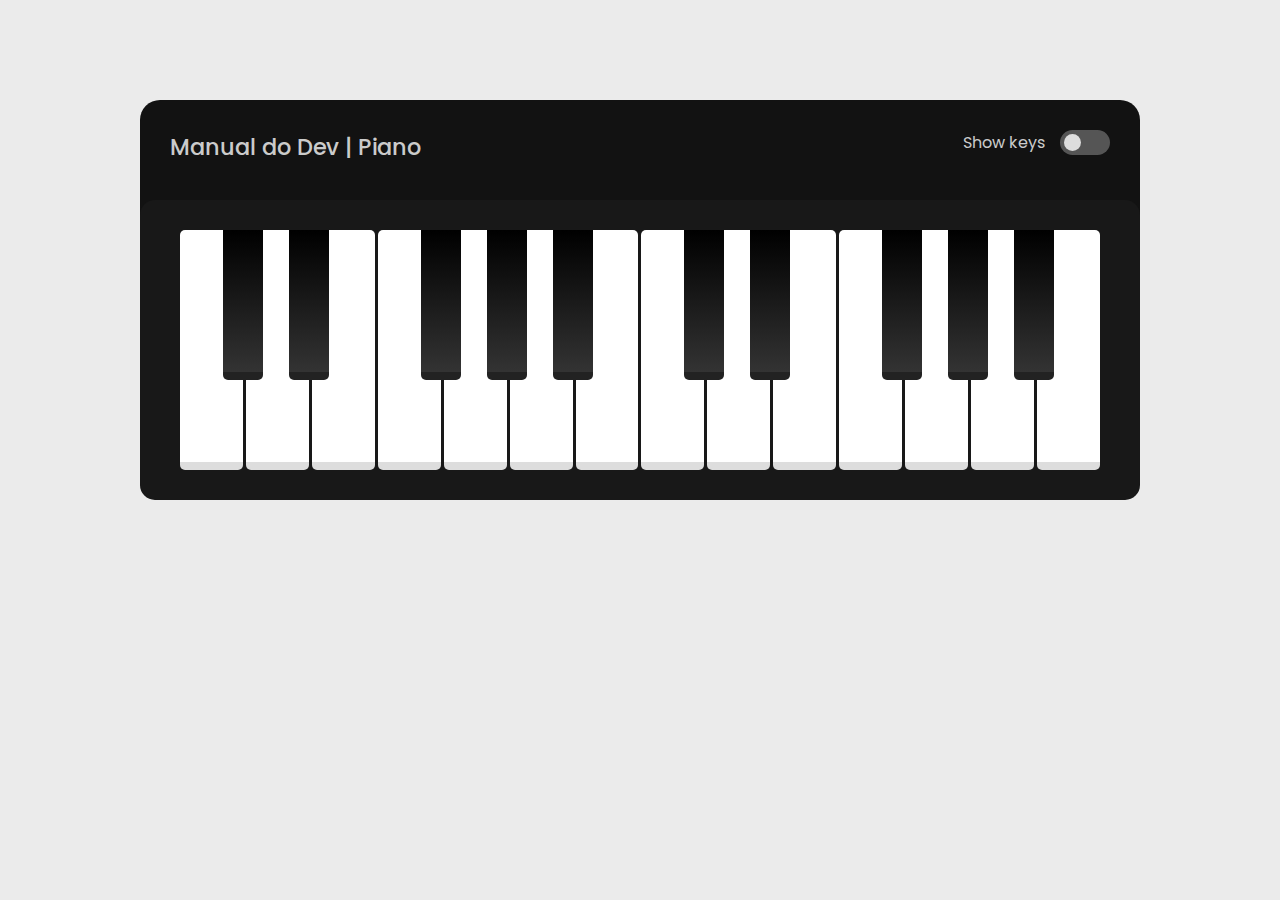
<file: index.html>
<!DOCTYPE html>
 <html lang="en">
 <head>
     <meta charset="UTF-8">
     <meta http-equiv="X-UA-Compatible" content="IE=edge">
     <meta name="viewport" content="width=device-width, initial-scale=1.0">
 
     <link rel="stylesheet" href="./css/style.css">
 
     <title>Piano | Manual do Dev</title>
 </head>
 <body>
     
     <section class="piano">
 
         <section class="controls">
 
             <h1>Manual do Dev | Piano</h1>
 
             <label class="checkbox__label">
                 Show keys
                 <span class="switcher">
                     <span class="switcher__button"></span>
                 </span>
                 <input type="checkbox" class="checkbox__keys" hidden>
             </label>
 
         </section>
 
         <section class="piano__keys disabled-keys">
 
             <div class="key white" data-note="1"><span>TAB</span></div>
             <div class="key black" data-note="2"><span>1</span></div>
             <div class="key white" data-note="3"><span>q</span></div>
             <div class="key black" data-note="4"><span>2</span></div>
             <div class="key white" data-note="5"><span>w</span></div>
             <div class="key white" data-note="6"><span>e</span></div>
             <div class="key black" data-note="7"><span>4</span></div>
             <div class="key white" data-note="8"><span>r</span></div>
             <div class="key black" data-note="9"><span>5</span></div>
             <div class="key white" data-note="10"><span>t</span></div>
             <div class="key black" data-note="11"><span>6</span></div>
             <div class="key white" data-note="12"><span>y</span></div>
             <div class="key white" data-note="13"><span>u</span></div>
             <div class="key black" data-note="14"><span>8</span></div>
             <div class="key white" data-note="15"><span>i</span></div>
             <div class="key black" data-note="16"><span>9</span></div>
             <div class="key white" data-note="17"><span>o</span></div>
             <div class="key white" data-note="18"><span>p</span></div>
             <div class="key black" data-note="19"><span>-</span></div>
             <div class="key white" data-note="20"><span>[</span></div>
             <div class="key black" data-note="21"><span>=</span></div>
             <div class="key white" data-note="22"><span>]</span></div>
             <div class="key black" data-note="23"><span>&larr;</span></div>
             <div class="key white" data-note="24"><span>\</span></div>
 
         </section>
 
     </section>
 
     <script src="./js/script.js"></script>
 </body>
 </html>
</file>
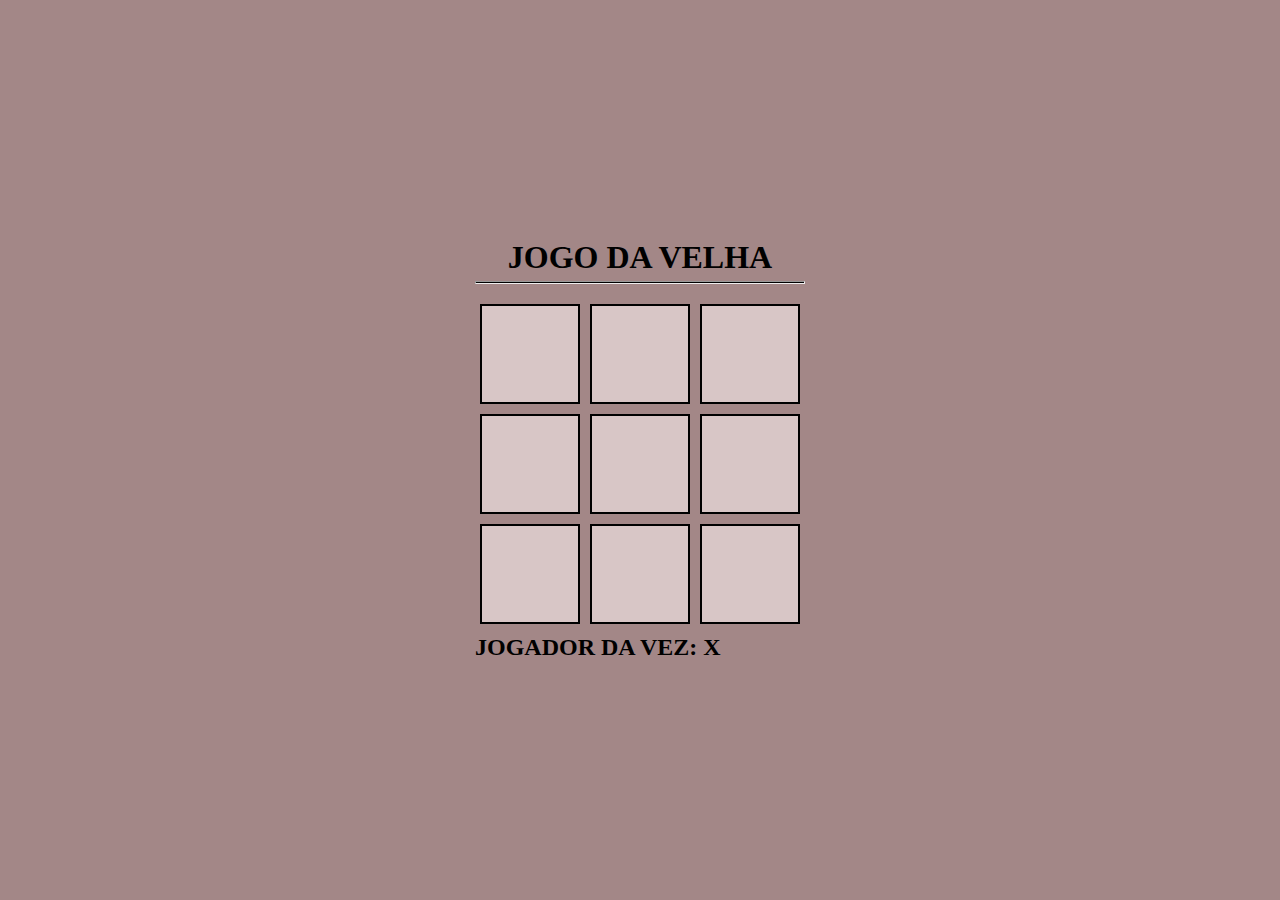
<file: Jogo da Velha/index.html>
<!DOCTYPE html>
<html lang="pt-br">
<head>
  <meta charset="UTF-8" />
  <meta name="viewport" content="width=device-width, initial-scale=1.0" />
  <title>Jogo Da Velha</title>
  <link rel="stylesheet" href="style.css" />
</head>
<body>
  <main>
    <h1>JOGO DA VELHA</h1>
    <hr />
    <div class="game">
      <button data-i="1"></button>
      <button data-i="2"></button>
      <button data-i="3"></button>
      <button data-i="4"></button>
      <button data-i="5"></button>
      <button data-i="6"></button>
      <button data-i="7"></button>
      <button data-i="8"></button>
      <button data-i="9"></button>
    </div>
    <h2 class="currentPlayer"></h2>
  </main>
  <script src="script.js"></script>
</body>
</html>
</file>
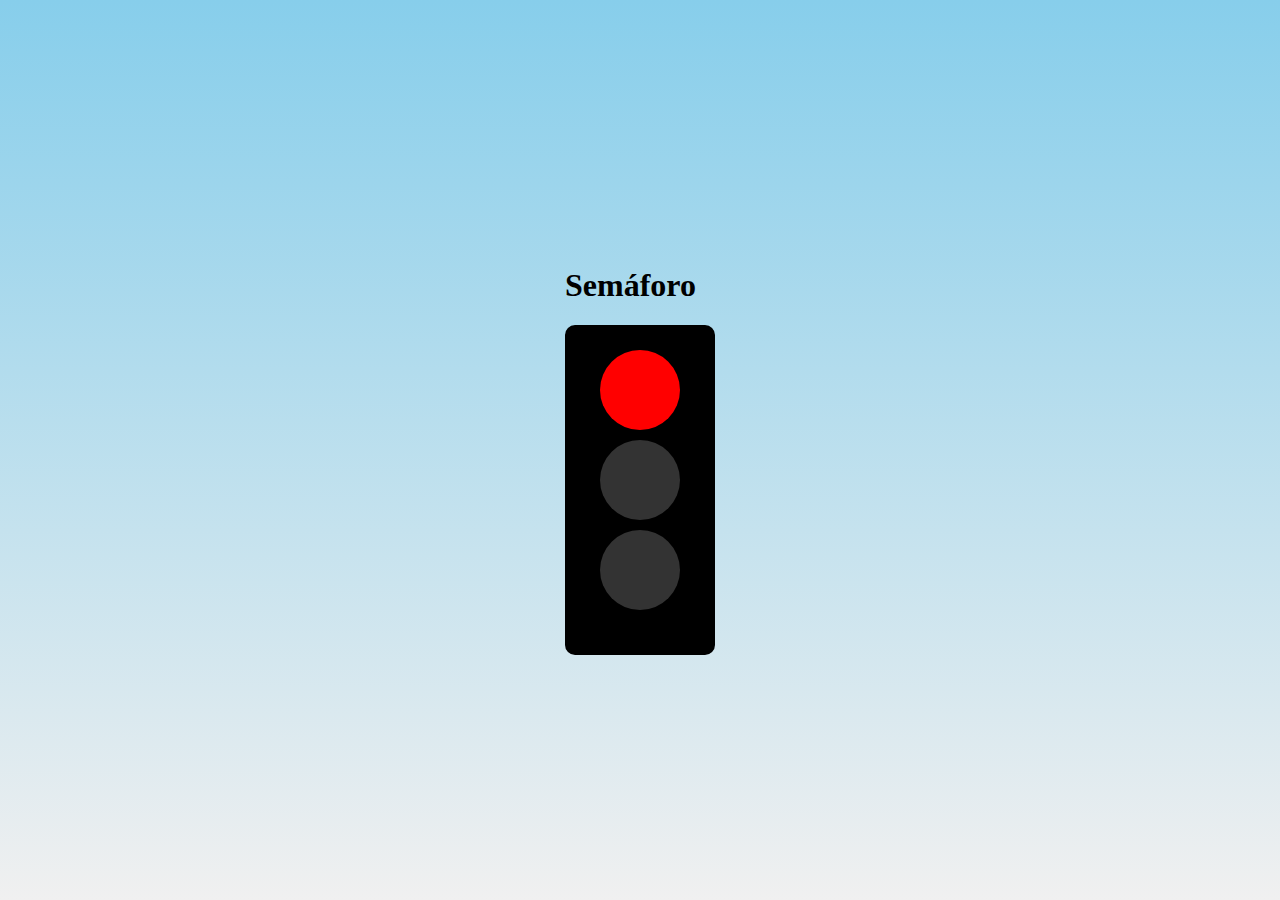
<file: Médio/Semáforo/index.html>
<!DOCTYPE html>
<html lang="pt-br">
  <head>
<meta charset="UTF-8">
<meta name="viewport" content="width=device-width, initial-scale=1.0">
<title>Semáforo</title>
<link href="https://cdn.jsdelivr.net/npm/bootstrap@5.0.2/dist/css/bootstrap.min.css" rel="stylesheet" integrity="sha384-EVSTQN3/azprG1Anm3QDgpJLIm9Nao0Yz1ztcQTwFspd3yD65VohhpuuCOmLASjC" crossorigin="anonymous"> 
<link rel="stylesheet" href="assets/css/style.css"></head>
   <body>
<div class="cointeiner mt-5"> <!--container para o texto  -->
<h1 class="text-center mb-4">Semáforo</h1><!--Texto para demonstrar o objetivo  -->
<div class="Semáforo">

 <div id="luz-vermelho" class="luz"></div><!--Id definida para o vermelho -->
 <div id="luz-amarelo" class="luz"></div><!--Id definida para o amarelo -->
 <div id="luz-verde" class="luz"></div><!--Id definida para o verde -->
</div>
</div>
<script src="https://cdn.jsdelivr.net/npm/bootstrap@5.0.2/dist/js/bootstrap.bundle.min.js" integrity="sha384-MrcW6ZMFYlzcLA8Nl+NtUVF0sA7MsXsP1UyJoMp4YLEuNSfAP+JcXn/tWtIaxVXM" crossorigin="anonymous"></script>
 <script src="assets/js/ms.js"></script> <!--estilização bootstrap -->
  </body>
</html>
</file>
<file: css/style.css>
@import url('https://fonts.googleapis.com/css2?family=Poppins:wght@300;400;500;700&display=swap');
 
 * {
     margin: 0;
     padding: 0;
     box-sizing: border-box;
     font-family: 'Poppins', sans-serif;
 }
 
 body {
     background-color: #ebebeb;
 }
 
 .piano {
     background-color: #121212;
     width: 1000px;
     height: 400px;
     margin: 100px auto 0;
     border-radius: 20px;
     display: flex;
     flex-direction: column;
     align-items: center;
     justify-content: space-between;
 }
 
 .controls {
     color: rgba(255, 255, 255, 0.8);
     padding: 30px;
     display: flex;
     width: 100%;
     justify-content: space-between;
 }
 
 .controls h1 {
     font-weight: 500;
     font-size: 1.4rem;
 }
 
 .switcher {
     width: 50px;
     height: 25px;
     background-color: #555;
     display: flex;
     border-radius: 50px;
     padding: 4px;
 }
 
 .switcher__button {
     height: 100%;
     aspect-ratio: 1/1;
     background-color: #ddd;
     border-radius: 25px;
 }
 
 .switcher--active {
     background-color: #006eff;
     justify-content: flex-end;
 }
 
 .checkbox__label {
     display: flex;
     gap: 15px;
 }
 
 .piano__keys {
     width: 100%;
     height: 300px;
     background-color: #181818;
     border-radius: 15px;
     padding: 30px 40px;
     display: flex;
 }
 
 .white {
     background-color: white;
     flex-grow: 1;
     border-radius: 5px;
     border-bottom: 8px solid #ddd;
     color: rgba(0, 0, 0, 0.3);
     margin-left: -17px;
     z-index: 1;
 }
 
 .key span {
     font-weight: 600;
     position: absolute;
     transition-duration: 300ms;
 }
 
 .key {
     position: relative;
     display: flex;
     align-items: flex-end;
     justify-content: center;
     padding-bottom: 8px;
     user-select: none;
 }
 
 .black {
     width: 40px;
     background: linear-gradient(black, #333);
     height: 150px;
     border-radius: 0 0 5px 5px;
     border-bottom: 8px solid #222;
     margin-left: -20px;
     z-index: 2;
     color: rgba(255, 255, 255, 0.3);
 }
 
 .piano__keys .white:nth-child(1) {
     margin-left: 0;
 }
 
 .piano__keys .white:nth-child(5) {
     margin-right: 20px;
 }
 
 .piano__keys .white:nth-child(12) {
     margin-right: 20px;
 }
 
 .piano__keys .white:nth-child(17) {
     margin-right: 20px;
 }
 
 .black--pressed {
     background: linear-gradient(#222, black);
     border-bottom: none;
     height: 148px;
 }
 
 .disabled-keys span {
     opacity: 0;
 }
</file>
<file: Jogo da Velha/style.css>
* {
    margin: 0;
    padding: 0;
    box-sizing: border-box;
    font-family: cursive;
  }
  
  body {
    height: 100vh;
    display: flex;
    align-items: center;
    justify-content: center;
    background-color: #a38787;
  }
  
  main {
    display: flex;
    flex-direction: column;
    gap: 5px;
  }
  
  h1 {
    text-align: center;
  }
  
  hr {
    font-weight: bold;
    height: 3px;
    background: black;
    margin-bottom: 10px;
  }
  
  .game {
    display: grid;
    grid-template-columns: repeat(3, 1fr);
  }
  
  .game button {
    width: 100px;
    height: 100px;
    margin: 5px;
    cursor: pointer;
    font-size: 50px;
    background: rgb(216, 198, 198);
    border: 2px solid black;
  }
</file>
<file: Médio/Semáforo/assets/css/style.css>
body {
    background: linear-gradient(to bottom, #87CEEB, #f0f0f0); /* Céu para chão */
    height: 100vh;
    margin: 0;
    display: flex;
    align-items: center;
    justify-content: center;
}

.Semáforo{
    width: 120px;
    height: 300px;
    background-color: black;
    margin: 0 auto;
    border: 5px solid black;
    border-radius: 10px;
    padding: 10px;
    text-align: center;
    position: relative;
}
 
.luz{ 
    width: 80px;
    height: 80px;
    border-radius: 50%;
    margin: 10px auto;
    background-color:#333;
    transition: background-color 1s;
}

.vermelho{background-color: red;}
.amarelo{background-color: yellow;}
.verde{background-color: green;}
</file>
